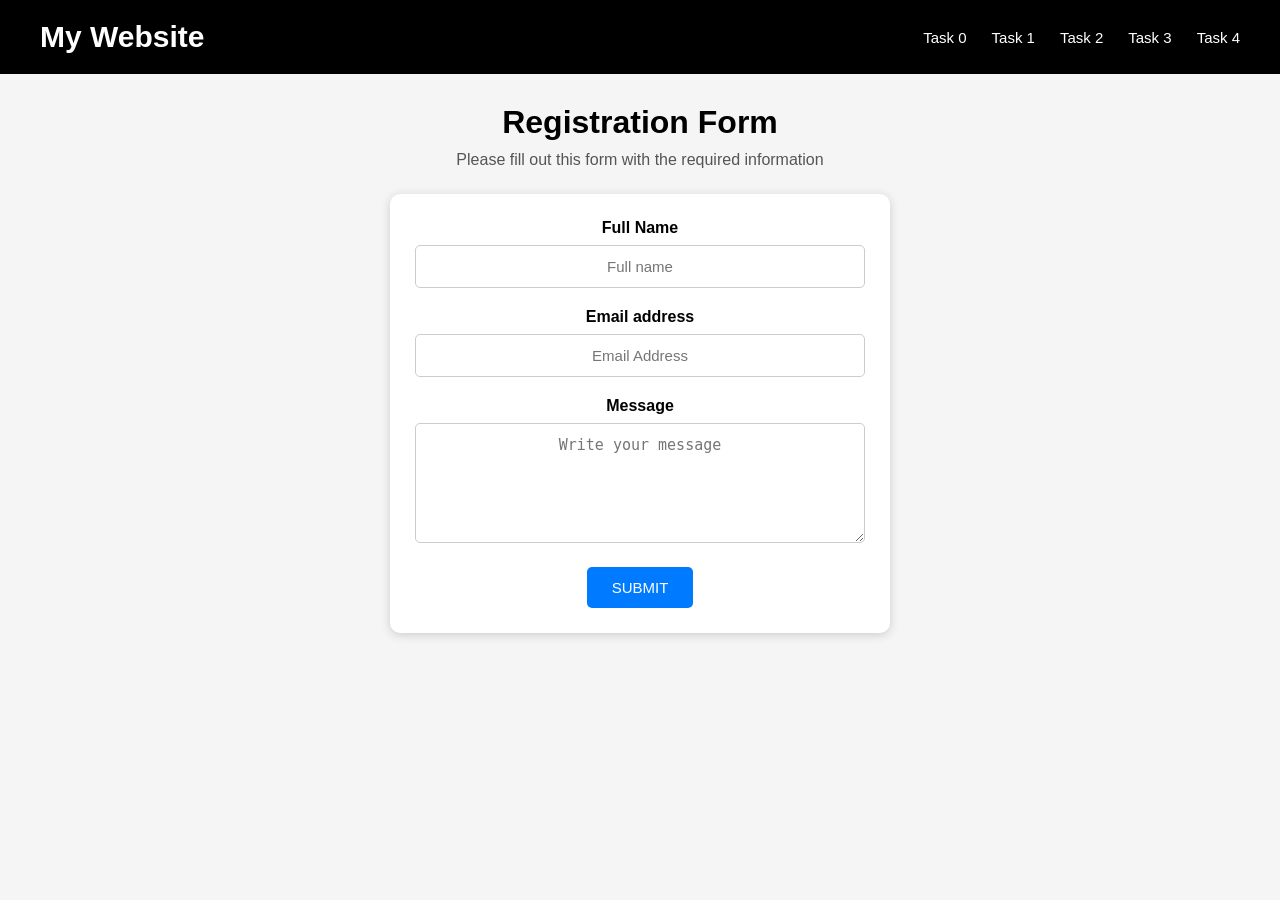
<file: task0.html>
<!DOCTYPE html>
<html>
<head>
    <meta charset="UTF-8">
    <meta name="viewport" content="width=device-width, initial-scale=1">
    <title>Simple Contact Form</title>
    <link rel="stylesheet" href="style.css">

</head>
<body>
    <header class="navbar">
        <div class="logo">My Website</div>

        <nav class="nav-links">
            <a href="task0.html">Task 0</a>
            <a href="task1.html">Task 1</a>
            <a href="task2.html">Task 2</a>
            <a href="task3.html">Task 3</a>
            <a href="task4.html">Task 4</a>
        </nav>
    </header>
    <main>
        <h1>Registration Form</h1>
        <p>Please fill out this form with the required information</p>

        <div class="reg-form">
            <form action="#">

            <div class="names">
                <label for="name" class="namesss">Full Name</label>
                <input type="text" id=name name="name" placeholder="Full name">
            </div>

            <div class="emails">
                <label for="email" class="emailsss">Email address</label>
                <input type="email" id="email" name="email" placeholder="Email Address">
            </div>

            <div class="texts">
                <label for="textarea" class="textsss">Message</label>
                <textarea id="message" name="message" placeholder="Write your message"></textarea>
            </div>

            <div class="buttons">
                <button type="submit">SUBMIT</button>
            </div>
        </form>
        </div>
    </main>

</body>
</html>
</file>
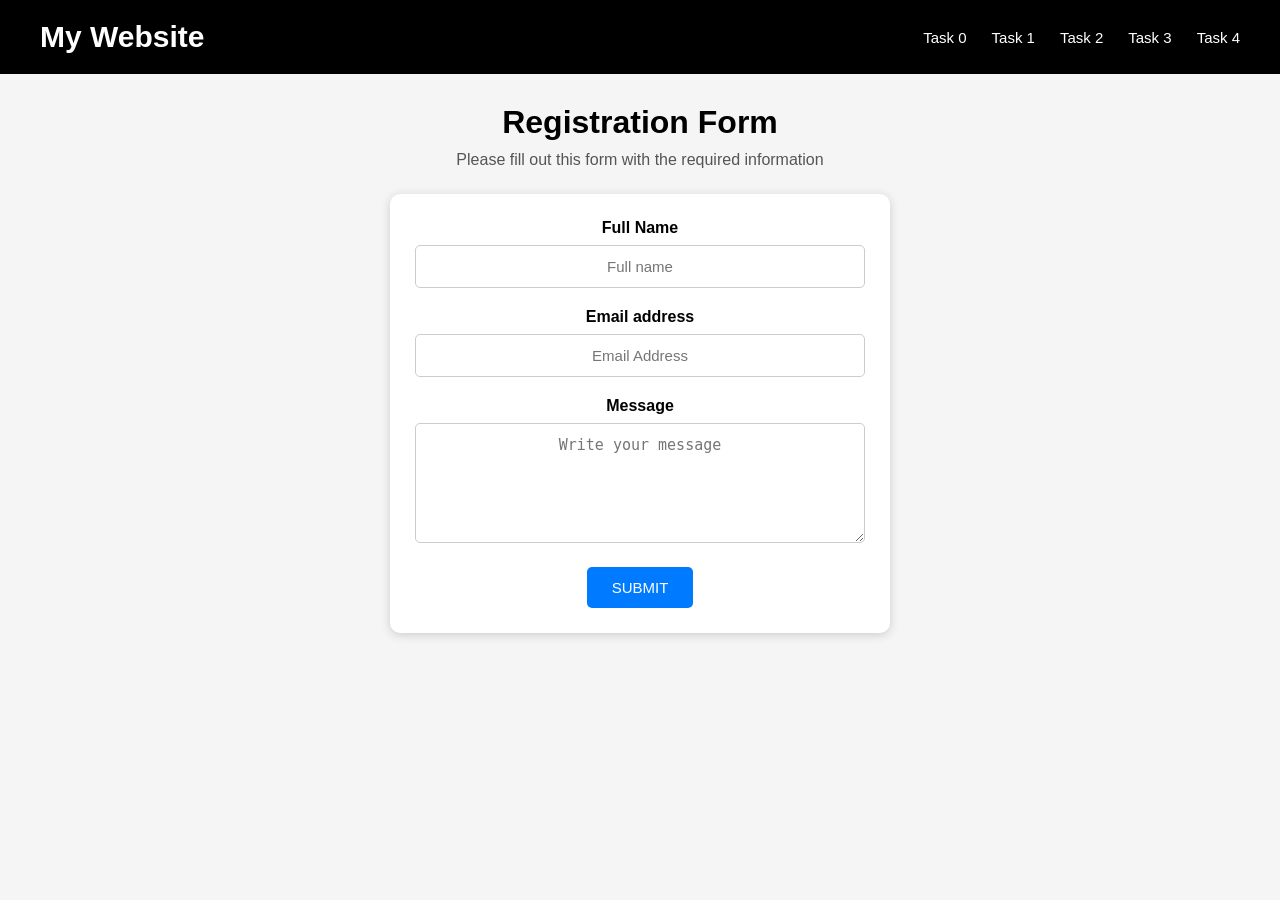
<file: task1.html>
<!DOCTYPE html>
<html>
<head>
    <meta charset="UTF-8">
    <meta name="viewport" content="width=device-width, initial-scale=1">
    <title>Simple Contact Form</title>
    <link rel="stylesheet" href="style.css">

</head>
<body>
    <header class="navbar">
        <div class="logo">My Website</div>

        <nav class="nav-links">
            <a href="task0.html">Task 0</a>
            <a href="task1.html">Task 1</a>
            <a href="task2.html">Task 2</a>
            <a href="task3.html">Task 3</a>
            <a href="task4.html">Task 4</a>
        </nav>
    </header>
    <main>
        <h1>Registration Form</h1>
        <p>Please fill out this form with the required information</p>

        <div class="reg-form">
            <form action="#">

            <div class="names">
                <label for="name" class="namesss">Full Name</label>
                <input type="text" id=name name="name" placeholder="Full name" required minlength="8">
            </div>

            <div class="emails">
                <label for="email" class="emailsss">Email address</label>
                <input type="email" id="email" name="email" placeholder="Email Address" required maxlength="15" >
            </div>

            <div class="texts">
                <label for="textarea" class="textsss">Message</label>
                <textarea id="message" name="message" placeholder="Write your message" required></textarea>
            </div>

            <div class="buttons">
                <button type="submit">SUBMIT</button>
            </div>
        </form>
        </div>
    </main>

</body>
</html>
</file>
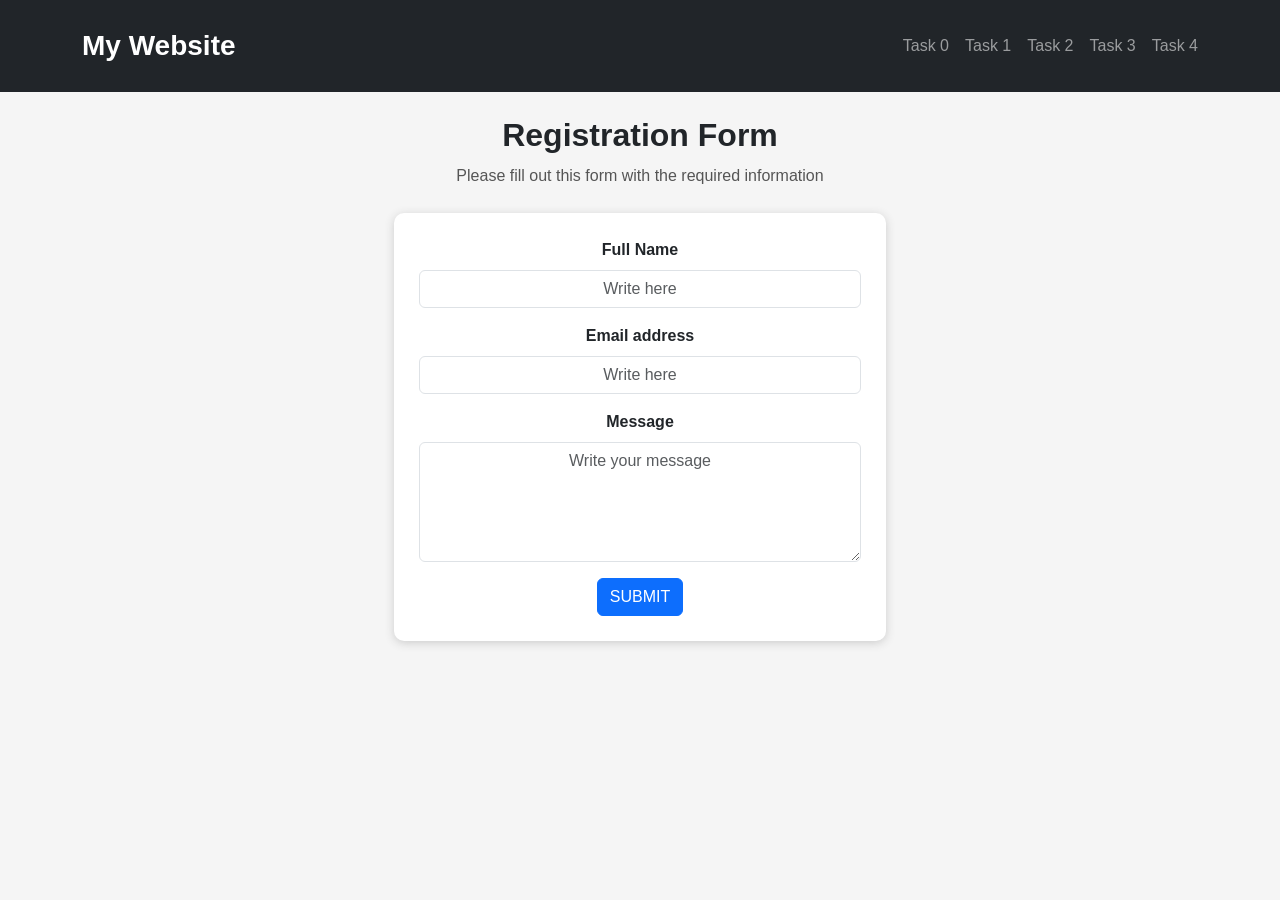
<file: task2.html>
<!DOCTYPE html>
<html>

<head>
    <meta charset="UTF-8">
    <meta name="viewport" content="width=device-width, initial-scale=1">
    <title>Contact Form</title>
    <link href="https://cdn.jsdelivr.net/npm/bootstrap@5.3.3/dist/css/bootstrap.min.css" rel="stylesheet">
    <link rel="stylesheet" href="style.css">

</head>

<body>
    <nav class="navbar bg-dark navbar-dark">
        <div class="container">
            <a href="task2.html" class="navbar-brand fs-3 fw-bold">My Website</a>

            <ul class="navbar-nav flex-row gap-3">
                <li class="nav-item">
                    <a href="task0.html" class="nav-link">Task 0</a>
                </li>
                <li class="nav-item">
                    <a href="task1.html" class="nav-link">Task 1</a>
                </li>
                <li class="nav-item">
                    <a href="task2.html" class="nav-link">Task 2</a>
                </li>
                <li class="nav-item">
                    <a href="task3.html" class="nav-link">Task 3</a>
                </li>
                <li class="nav-item">
                    <a href="task4.html" class="nav-link">Task 4</a>
                </li>
            </ul>
        </div>
    </nav>

    <main>
        <h1 class="mt-4 fw-bold">Registration Form</h1>
        <p>Please fill out this form with the required information</p>

        <div class="container mt-4">
            <div class="row justify-content-center">
                <div class="col-12 col-md-8 col-lg-6">

                    <div class="reg-form">
                        <form action="#">

                            <div class="mb-3">
                                <label for="name" class="form-label fw-bold">Full Name</label>
                                <input type="text" id="name" class="form-control" name="name" placeholder="Write here">
                            </div>

                            <div class="mb-3">
                                <label for="email" class="form-label fw-bold">Email address</label>
                                <input type="email" id="email" class="form-control" name="email"
                                    placeholder="Write here" >
                            </div>

                            <div class="mb-3">
                                <label for="message" class="form-label fw-bold">Message</label>
                                <textarea id="message" class="form-control" name="message"
                                    placeholder="Write your message"></textarea>
                            </div>

                            <div class="buttons">
                                <button type="submit" class="btn btn-primary">SUBMIT</button>
                            </div>
                        </form>
                    </div>
                </div>
            </div>
        </div>
    </main>

</body>

</html>
</file>
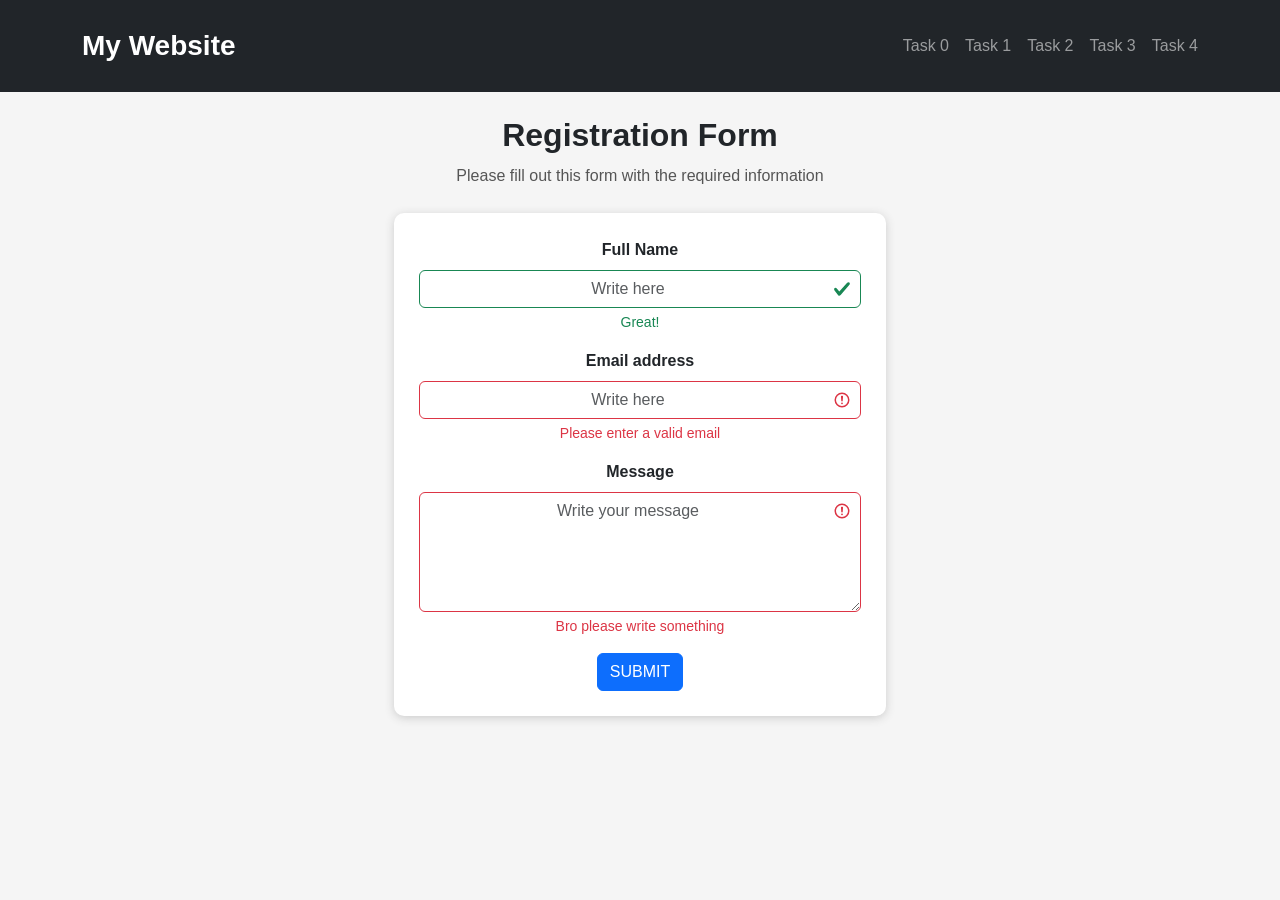
<file: task3.html>
<!DOCTYPE html>
<html>

<head>
    <meta charset="UTF-8">
    <meta name="viewport" content="width=device-width, initial-scale=1">
    <title>Contact Form</title>
    <link href="https://cdn.jsdelivr.net/npm/bootstrap@5.3.3/dist/css/bootstrap.min.css" rel="stylesheet">
    <link rel="stylesheet" href="style.css">

</head>

<body>
    <nav class="navbar bg-dark navbar-dark">
        <div class="container">
            <a href="task2.html" class="navbar-brand fs-3 fw-bold">My Website</a>

            <ul class="navbar-nav flex-row gap-3">
                <li class="nav-item">
                    <a href="task0.html" class="nav-link">Task 0</a>
                </li>
                <li class="nav-item">
                    <a href="task1.html" class="nav-link">Task 1</a>
                </li>
                <li class="nav-item">
                    <a href="task2.html" class="nav-link">Task 2</a>
                </li>
                <li class="nav-item">
                    <a href="task3.html" class="nav-link">Task 3</a>
                </li>
                <li class="nav-item">
                    <a href="task4.html" class="nav-link">Task 4</a>
                </li>
            </ul>
        </div>
    </nav>

    <main>
        <h1 class="mt-4 fw-bold">Registration Form</h1>
        <p>Please fill out this form with the required information</p>

        <div class="container mt-4">
            <div class="row justify-content-center">
                <div class="col-12 col-md-8 col-lg-6">

                    <div class="reg-form">
                        <form action="#">

                            <div class="mb-3">
                                <label for="name" class="form-label fw-bold">Full Name</label>
                                <input type="text" id="name" class="form-control is-valid" name="name" placeholder="Write here" required minlength="8">
                                <div class="valid-feedback">
                                    Great!
                                </div>
                            </div>

                            <div class="mb-3">
                                <label for="email" class="form-label fw-bold">Email address</label>
                                <input type="email" id="email" class="form-control is-invalid" name="email"
                                    placeholder="Write here" required maxlength="15">
                                    <div class="invalid-feedback">
                                        Please enter a valid email
                                    </div>
                            </div>

                            <div class="mb-3">
                                <label for="message" class="form-label fw-bold">Message</label>
                                <textarea id="message" class="form-control is-invalid" name="message"
                                    placeholder="Write your message" required></textarea>

                                    <div class="invalid-feedback">
                                        Bro please write something
                                    </div>
                            </div>

                            <div class="buttons">
                                <button type="submit" class="btn btn-primary">SUBMIT</button>
                            </div>
                        </form>
                    </div>
                </div>
            </div>
        </div>
    </main>

</body>

</html>
</file>
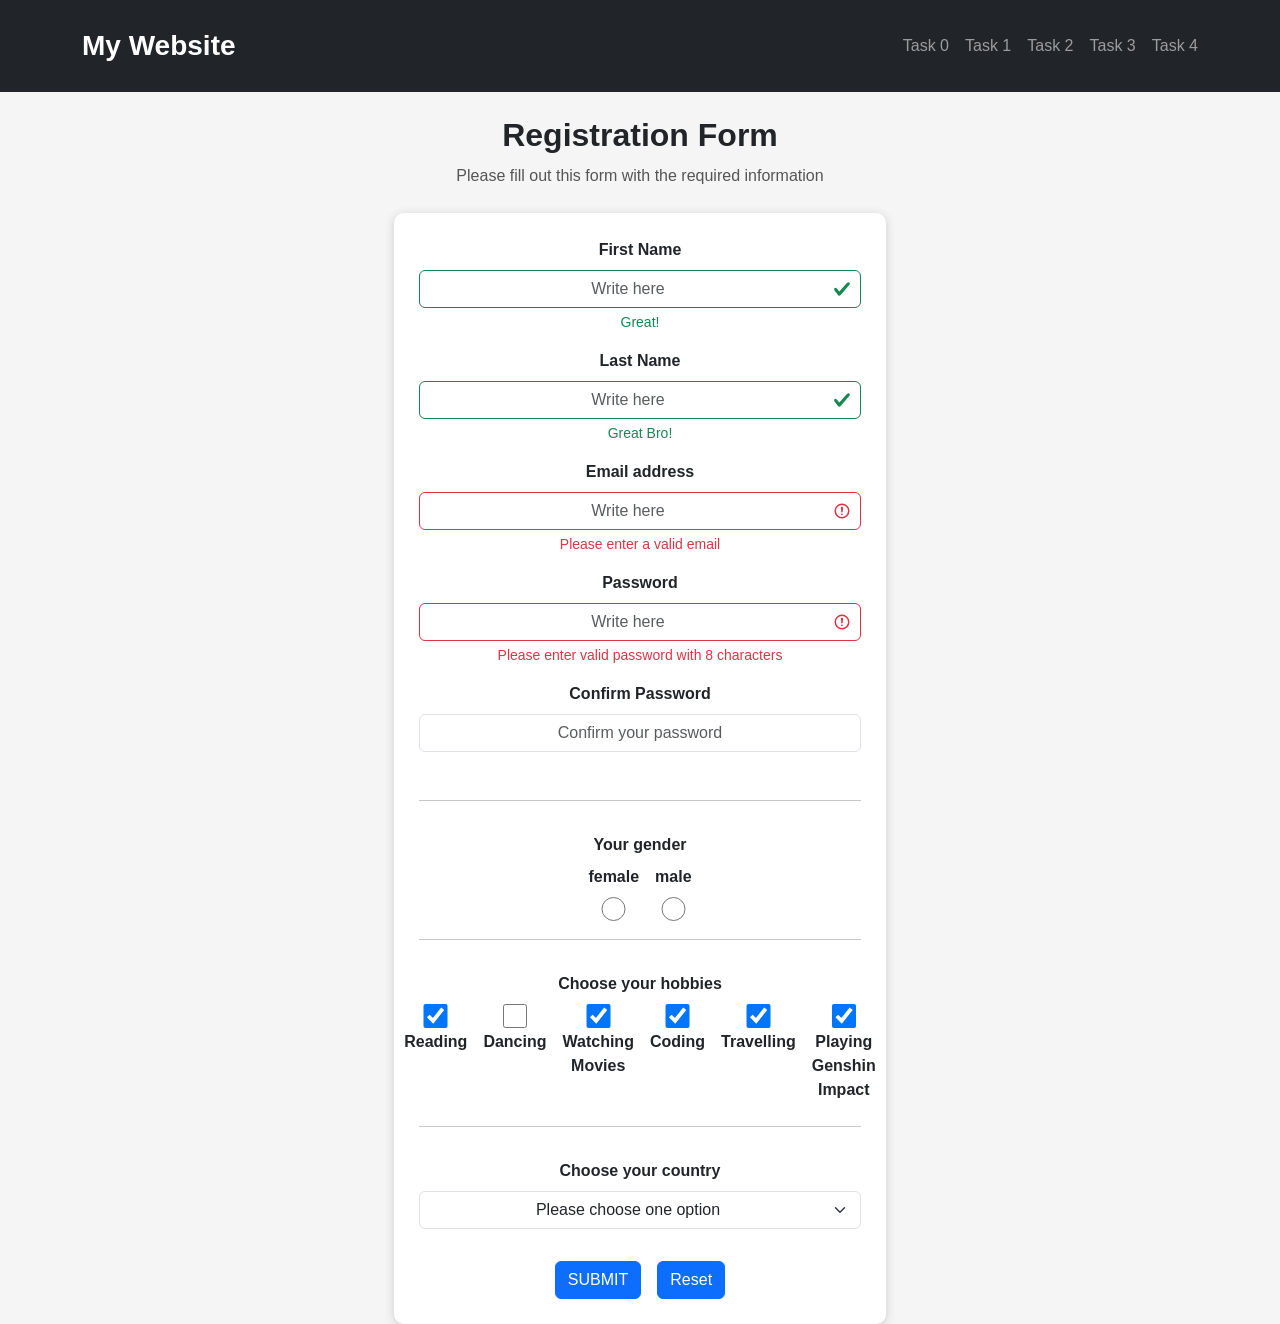
<file: task4.html>
<!DOCTYPE html>
<html>

<head>
    <meta charset="UTF-8">
    <meta name="viewport" content="width=device-width, initial-scale=1">
    <title>Advanced Form Project</title>
    <link href="https://cdn.jsdelivr.net/npm/bootstrap@5.3.3/dist/css/bootstrap.min.css" rel="stylesheet">
    <link rel="stylesheet" href="style.css">

</head>

<body>
    <nav class="navbar bg-dark navbar-dark">
        <div class="container">
            <a href="task2.html" class="navbar-brand fs-3 fw-bold">My Website</a>

            <ul class="navbar-nav flex-row gap-3">
                <li class="nav-item">
                    <a href="task0.html" class="nav-link">Task 0</a>
                </li>
                <li class="nav-item">
                    <a href="task1.html" class="nav-link">Task 1</a>
                </li>
                <li class="nav-item">
                    <a href="task2.html" class="nav-link">Task 2</a>
                </li>
                <li class="nav-item">
                    <a href="task3.html" class="nav-link">Task 3</a>
                </li>
                <li class="nav-item">
                    <a href="task4.html" class="nav-link">Task 4</a>
                </li>
            </ul>
        </div>
    </nav>

    <main>
        <h1 class="mt-4 fw-bold">Registration Form</h1>
        <p>Please fill out this form with the required information</p>

        <div class="container mt-4">
            <div class="row justify-content-center">
                <div class="col-12 col-md-8 col-lg-6">

                    <div class="reg-form">
                        <form action="#">

                            <div class="mb-3">
                                <label for="fstname" class="form-label fw-bold">First Name</label>
                                <input type="text" id="fstname" class="form-control is-valid" name="name"
                                    placeholder="Write here" required minlength="5">
                                <div class="valid-feedback">
                                    Great!
                                </div>
                            </div>

                            <div class="mb-3">
                                <label for="ltname" class="form-label fw-bold">Last Name</label>
                                <input type="text" id="ltname" class="form-control is-valid" name="lastname"
                                    placeholder="Write here" required minlength="5">
                                <div class="valid-feedback">
                                    Great Bro!
                                </div>
                            </div>

                            <div class="mb-3">
                                <label for="email" class="form-label fw-bold">Email address</label>
                                <input type="email" id="email" class="form-control is-invalid" name="email"
                                    placeholder="Write here" required maxlength="15">
                                <div class="invalid-feedback">
                                    Please enter a valid email
                                </div>
                            </div>

                            <div class="mb-3">
                                <label for="password" class="form-label fw-bold">Password</label>
                                <input type="password" id="password" class="form-control is-invalid" name="password"
                                    placeholder="Write here" required minlength="8">
                                <div class="invalid-feedback">
                                    Please enter valid password with 8 characters
                                </div>
                            </div>

                            <div class="mb-5">
                                <label for="confirmPassword" class="form-label fw-bold">Confirm Password</label>
                                <input type="password" id="confirmPassword" class="form-control" name="confirmPassword"
                                    placeholder="Confirm your password" required minlength="8">
                            </div>



                            <hr>



                            <div class="pt-3 mb-3">
                                <label class="form-label fw-bold">Your gender</label>

                                <div class="d-flex justify-content-center gap-3">
                                    <div>
                                        <label for="female">female</label>
                                        <input type="radio" id="female" class="form-check" name="gender" value="female"
                                            required>
                                    </div>

                                    <div>
                                        <label for="male">male</label>
                                        <input type="radio" id="male" class="form-check" name="gender" value="male"
                                            required>
                                    </div>
                                </div>

                            </div>


                            <hr>


                            <div class="pt-3 mb-2">
                                <label class="form label fw-bold">Choose your hobbies</label>

                                <div class="d-flex justify-content-center gap-3">
                                    <div>
                                        <input type="checkbox" id="reading" class="form-check" name="hobbies" checked />
                                        <label for="reading">Reading</label>
                                    </div>

                                    <div>
                                        <input type="checkbox" id="dancing" class="form-check" name="hobbies" />
                                        <label for="dancing">Dancing</label>
                                    </div>

                                    <div>
                                        <input type="checkbox" id="watchingm" class="form-check" name="hobbies"
                                            checked />
                                        <label for="watchingm">Watching Movies</label>
                                    </div>

                                    <div>
                                        <input type="checkbox" id="coding" class="form-check" name="hobbies" checked />
                                        <label for="coding">Coding</label>
                                    </div>

                                    <div>
                                        <input type="checkbox" id="travelling" class="form-check" name="hobbies"
                                            checked />
                                        <label for="travelling">Travelling</label>
                                    </div>

                                    <div>
                                        <input type="checkbox" id="playinggsh" class="form-check" name="hobbies"
                                            checked />
                                        <label for="playinggsh">Playing Genshin Impact</label>
                                    </div>
                                </div>
                            </div>


                            <hr>


                            <div class="pt-3 mb-3">
                                <label class="form label fw-bold">Choose your country</label>

                                <select name="countries" id="country" class="form-select" required>
                                    <option value="">Please choose one option</option>
                                    <option value="kazakhstan">Kazakhstan</option>
                                    <option value="united States">United States</option>
                                    <option value="united Kingdom">United Kingdom</option>
                                    <option value="italy">Italy</option>
                                    <option value="japan">Japan</option>
                                    <option value="china">China</option>
                                    <option value="spain">Spain</option>
                                </select>
                            </div>


                            <div class="pt-3">
                                <div class="d-flex justify-content-center gap-3">
                                    <div class="buttons">
                                        <button type="submit" class="btn btn-primary">SUBMIT</button>
                                    </div>
                                    <div class="reset">
                                        <button type="reset" class="btn btn-primary">Reset</button>
                                    </div>
                                </div>
                            </div>
                        </form>
                    </div>
                </div>
            </div>
        </div>
    </main>

</body>

</html>
</file>
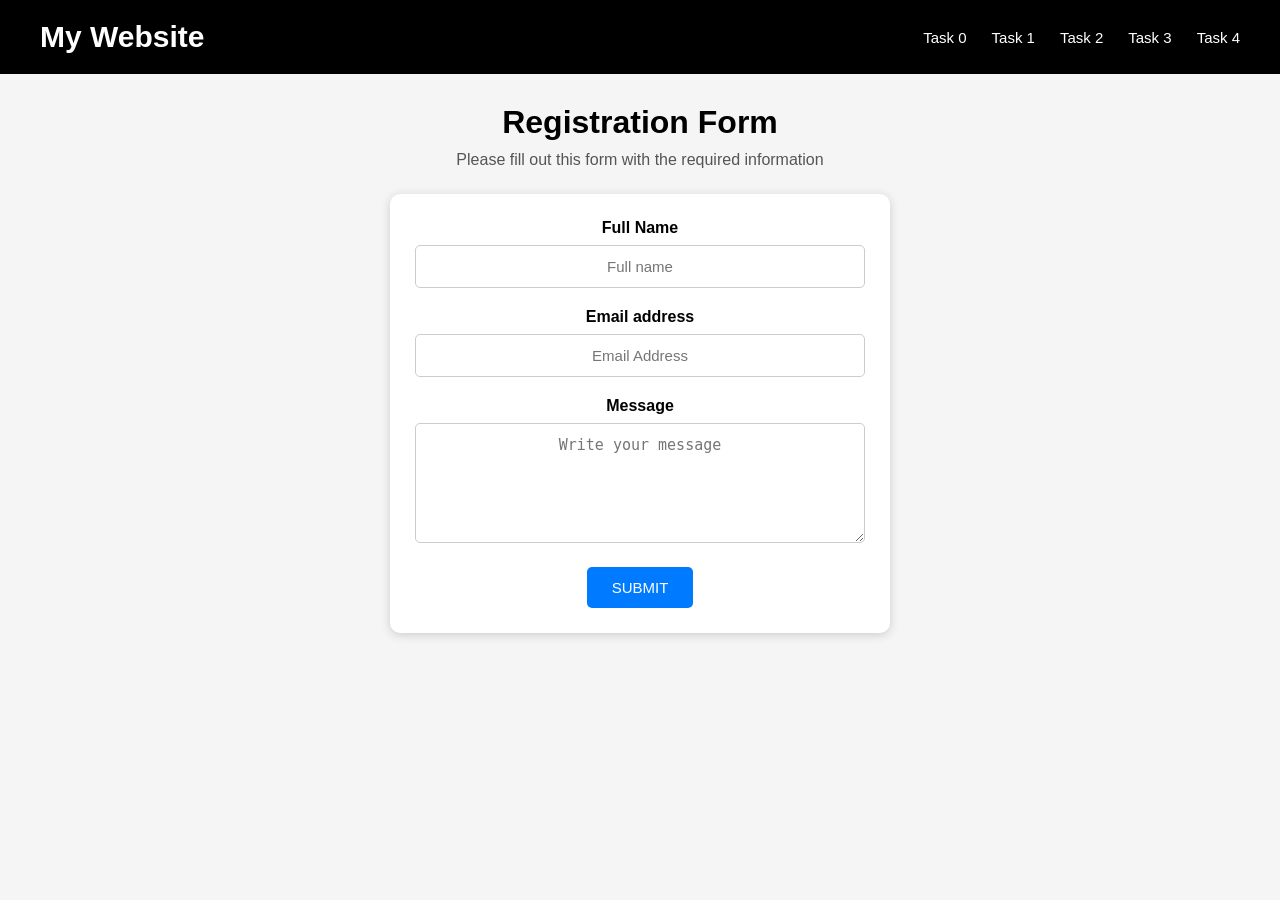
<file: assignment4_web/task0.html>
<!DOCTYPE html>
<html>
<head>
    <meta charset="UTF-8">
    <meta name="viewport" content="width=device-width, initial-scale=1">
    <title>Simple Contact Form</title>
    <link rel="stylesheet" href="style.css">

</head>
<body>
    <header class="navbar">
        <div class="logo">My Website</div>

        <nav class="nav-links">
            <a href="task0.html">Task 0</a>
            <a href="task1.html">Task 1</a>
            <a href="task2.html">Task 2</a>
            <a href="task3.html">Task 3</a>
            <a href="task4.html">Task 4</a>
        </nav>
    </header>
    <main>
        <h1>Registration Form</h1>
        <p>Please fill out this form with the required information</p>

        <div class="reg-form">
            <form action="#">

            <div class="names">
                <label for="name" class="namesss">Full Name</label>
                <input type="text" id=name name="name" placeholder="Full name">
            </div>

            <div class="emails">
                <label for="email" class="emailsss">Email address</label>
                <input type="email" id="email" name="email" placeholder="Email Address">
            </div>

            <div class="texts">
                <label for="textarea" class="textsss">Message</label>
                <textarea id="message" name="message" placeholder="Write your message"></textarea>
            </div>

            <div class="buttons">
                <button type="submit">SUBMIT</button>
            </div>
        </form>
        </div>
    </main>

</body>
</html>
</file>
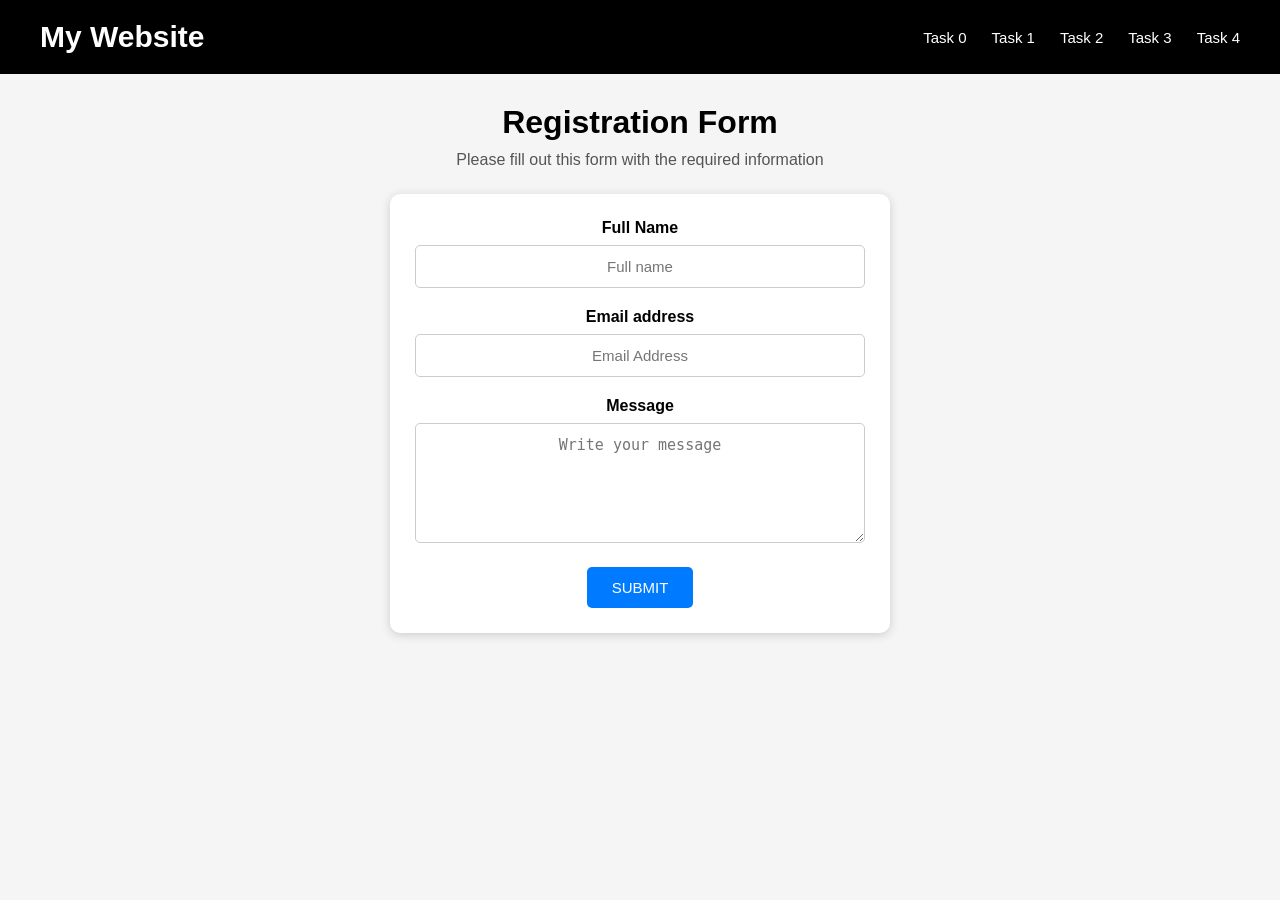
<file: assignment4_web/task1.html>
<!DOCTYPE html>
<html>
<head>
    <meta charset="UTF-8">
    <meta name="viewport" content="width=device-width, initial-scale=1">
    <title>Simple Contact Form</title>
    <link rel="stylesheet" href="style.css">

</head>
<body>
    <header class="navbar">
        <div class="logo">My Website</div>

        <nav class="nav-links">
            <a href="task0.html">Task 0</a>
            <a href="task1.html">Task 1</a>
            <a href="task2.html">Task 2</a>
            <a href="task3.html">Task 3</a>
            <a href="task4.html">Task 4</a>
        </nav>
    </header>
    <main>
        <h1>Registration Form</h1>
        <p>Please fill out this form with the required information</p>

        <div class="reg-form">
            <form action="#">

            <div class="names">
                <label for="name" class="namesss">Full Name</label>
                <input type="text" id=name name="name" placeholder="Full name" required minlength="8">
            </div>

            <div class="emails">
                <label for="email" class="emailsss">Email address</label>
                <input type="email" id="email" name="email" placeholder="Email Address" required maxlength="15" >
            </div>

            <div class="texts">
                <label for="textarea" class="textsss">Message</label>
                <textarea id="message" name="message" placeholder="Write your message" required></textarea>
            </div>

            <div class="buttons">
                <button type="submit">SUBMIT</button>
            </div>
        </form>
        </div>
    </main>

</body>
</html>
</file>
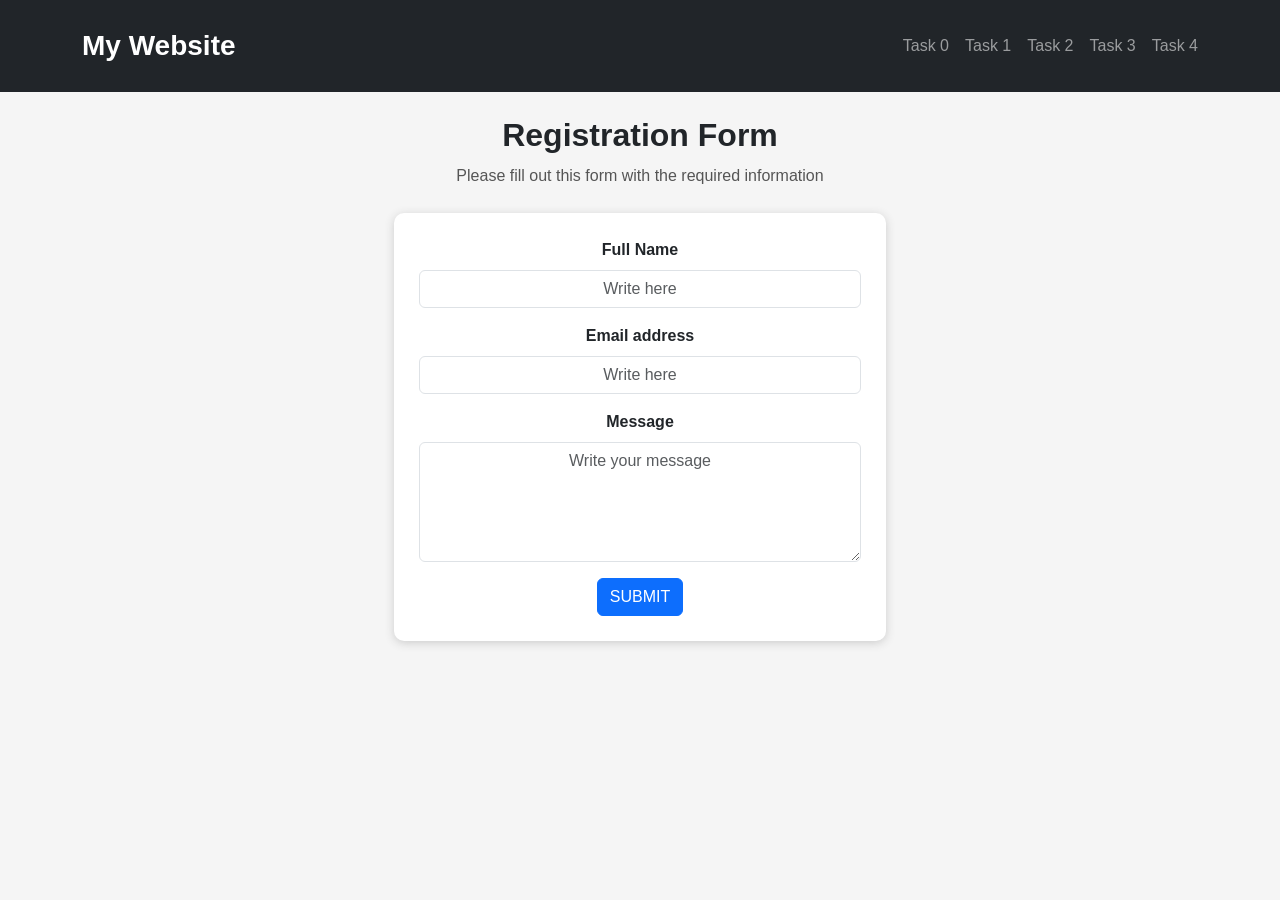
<file: assignment4_web/task2.html>
<!DOCTYPE html>
<html>

<head>
    <meta charset="UTF-8">
    <meta name="viewport" content="width=device-width, initial-scale=1">
    <title>Contact Form</title>
    <link href="https://cdn.jsdelivr.net/npm/bootstrap@5.3.3/dist/css/bootstrap.min.css" rel="stylesheet">
    <link rel="stylesheet" href="style.css">

</head>

<body>
    <nav class="navbar bg-dark navbar-dark">
        <div class="container">
            <a href="task2.html" class="navbar-brand fs-3 fw-bold">My Website</a>

            <ul class="navbar-nav flex-row gap-3">
                <li class="nav-item">
                    <a href="task0.html" class="nav-link">Task 0</a>
                </li>
                <li class="nav-item">
                    <a href="task1.html" class="nav-link">Task 1</a>
                </li>
                <li class="nav-item">
                    <a href="task2.html" class="nav-link">Task 2</a>
                </li>
                <li class="nav-item">
                    <a href="task3.html" class="nav-link">Task 3</a>
                </li>
                <li class="nav-item">
                    <a href="task4.html" class="nav-link">Task 4</a>
                </li>
            </ul>
        </div>
    </nav>

    <main>
        <h1 class="mt-4 fw-bold">Registration Form</h1>
        <p>Please fill out this form with the required information</p>

        <div class="container mt-4">
            <div class="row justify-content-center">
                <div class="col-12 col-md-8 col-lg-6">

                    <div class="reg-form">
                        <form action="#">

                            <div class="mb-3">
                                <label for="name" class="form-label fw-bold">Full Name</label>
                                <input type="text" id="name" class="form-control" name="name" placeholder="Write here">
                            </div>

                            <div class="mb-3">
                                <label for="email" class="form-label fw-bold">Email address</label>
                                <input type="email" id="email" class="form-control" name="email"
                                    placeholder="Write here" >
                            </div>

                            <div class="mb-3">
                                <label for="message" class="form-label fw-bold">Message</label>
                                <textarea id="message" class="form-control" name="message"
                                    placeholder="Write your message"></textarea>
                            </div>

                            <div class="buttons">
                                <button type="submit" class="btn btn-primary">SUBMIT</button>
                            </div>
                        </form>
                    </div>
                </div>
            </div>
        </div>
    </main>

</body>

</html>
</file>
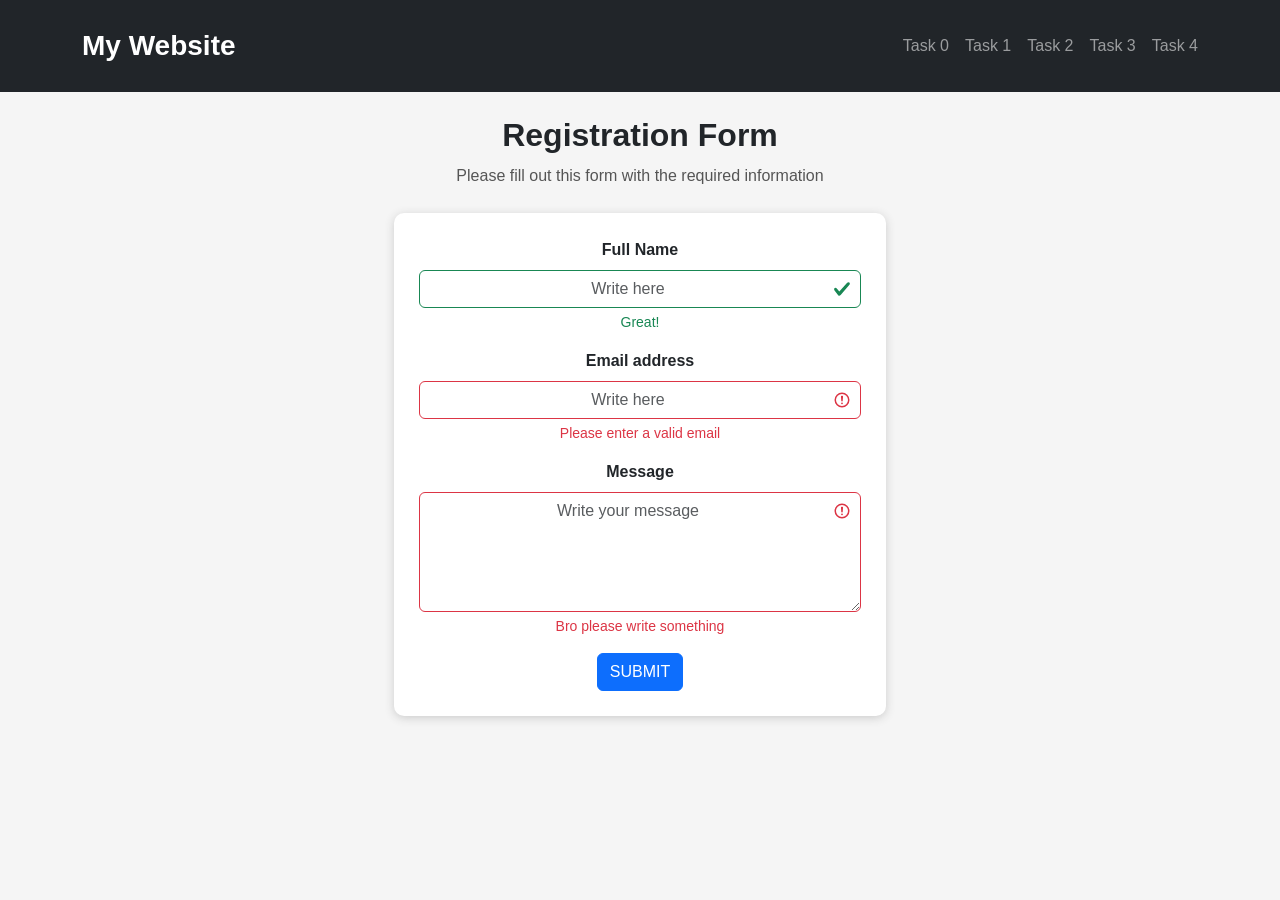
<file: assignment4_web/task3.html>
<!DOCTYPE html>
<html>

<head>
    <meta charset="UTF-8">
    <meta name="viewport" content="width=device-width, initial-scale=1">
    <title>Contact Form</title>
    <link href="https://cdn.jsdelivr.net/npm/bootstrap@5.3.3/dist/css/bootstrap.min.css" rel="stylesheet">
    <link rel="stylesheet" href="style.css">

</head>

<body>
    <nav class="navbar bg-dark navbar-dark">
        <div class="container">
            <a href="task2.html" class="navbar-brand fs-3 fw-bold">My Website</a>

            <ul class="navbar-nav flex-row gap-3">
                <li class="nav-item">
                    <a href="task0.html" class="nav-link">Task 0</a>
                </li>
                <li class="nav-item">
                    <a href="task1.html" class="nav-link">Task 1</a>
                </li>
                <li class="nav-item">
                    <a href="task2.html" class="nav-link">Task 2</a>
                </li>
                <li class="nav-item">
                    <a href="task3.html" class="nav-link">Task 3</a>
                </li>
                <li class="nav-item">
                    <a href="task4.html" class="nav-link">Task 4</a>
                </li>
            </ul>
        </div>
    </nav>

    <main>
        <h1 class="mt-4 fw-bold">Registration Form</h1>
        <p>Please fill out this form with the required information</p>

        <div class="container mt-4">
            <div class="row justify-content-center">
                <div class="col-12 col-md-8 col-lg-6">

                    <div class="reg-form">
                        <form action="#">

                            <div class="mb-3">
                                <label for="name" class="form-label fw-bold">Full Name</label>
                                <input type="text" id="name" class="form-control is-valid" name="name" placeholder="Write here" required minlength="8">
                                <div class="valid-feedback">
                                    Great!
                                </div>
                            </div>

                            <div class="mb-3">
                                <label for="email" class="form-label fw-bold">Email address</label>
                                <input type="email" id="email" class="form-control is-invalid" name="email"
                                    placeholder="Write here" required maxlength="15">
                                    <div class="invalid-feedback">
                                        Please enter a valid email
                                    </div>
                            </div>

                            <div class="mb-3">
                                <label for="message" class="form-label fw-bold">Message</label>
                                <textarea id="message" class="form-control is-invalid" name="message"
                                    placeholder="Write your message" required></textarea>

                                    <div class="invalid-feedback">
                                        Bro please write something
                                    </div>
                            </div>

                            <div class="buttons">
                                <button type="submit" class="btn btn-primary">SUBMIT</button>
                            </div>
                        </form>
                    </div>
                </div>
            </div>
        </div>
    </main>

</body>

</html>
</file>
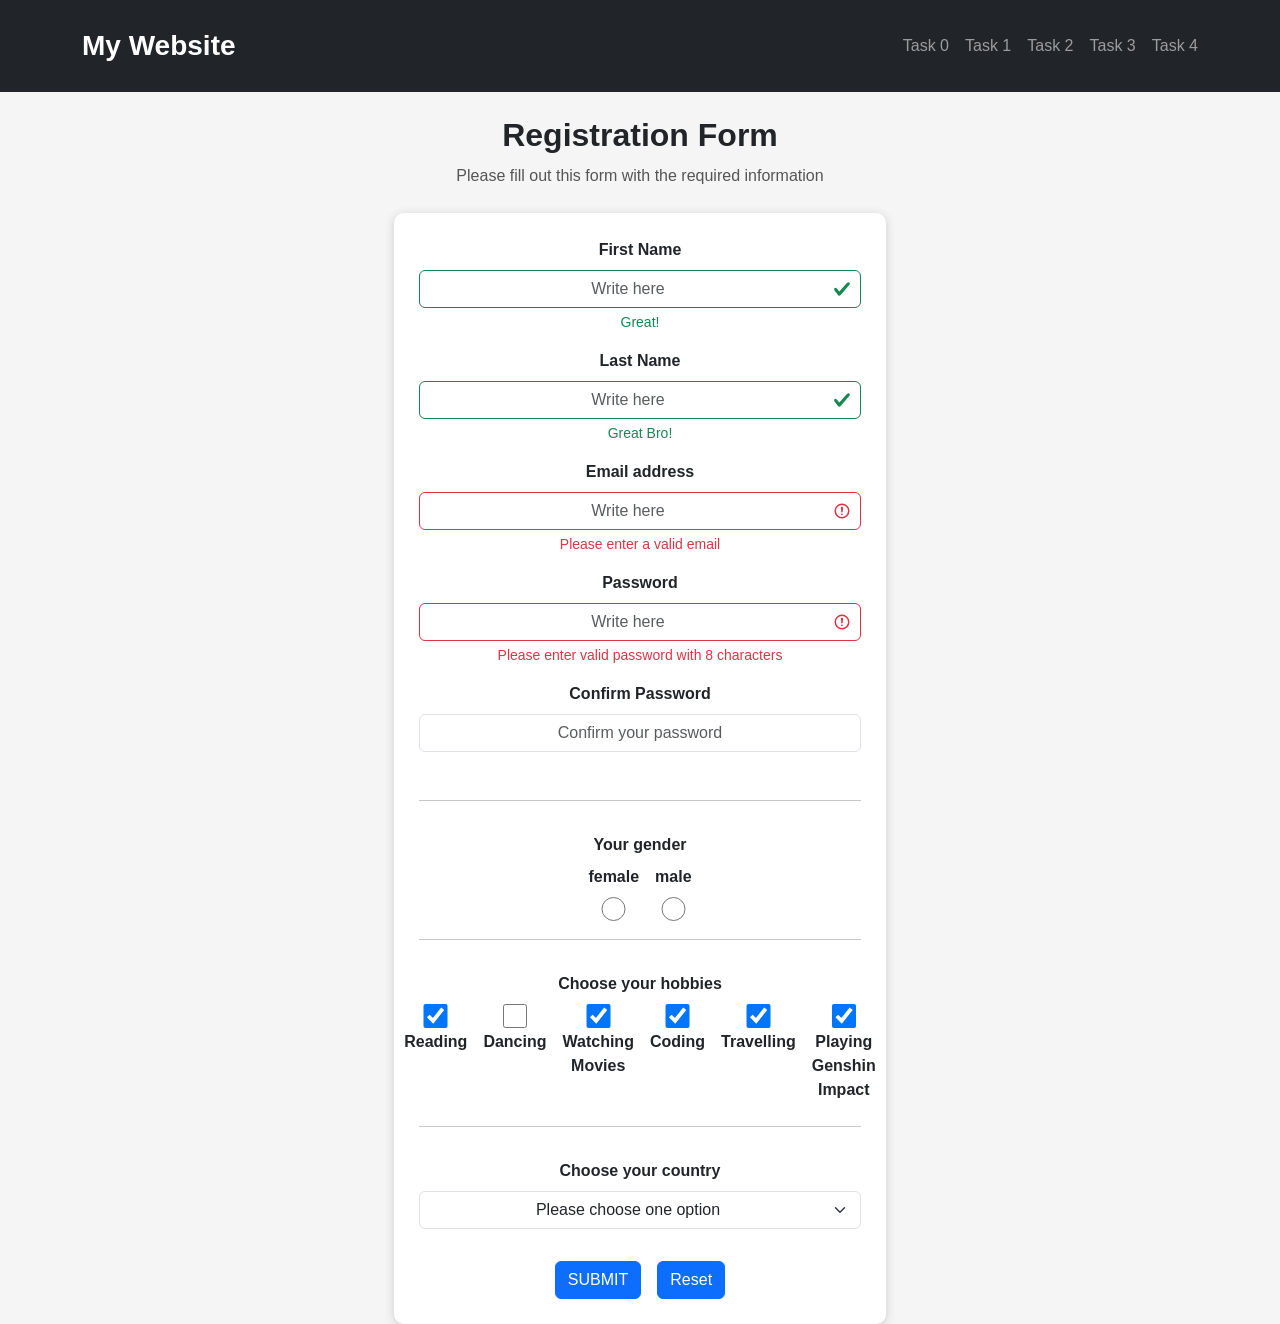
<file: assignment4_web/task4.html>
<!DOCTYPE html>
<html>

<head>
    <meta charset="UTF-8">
    <meta name="viewport" content="width=device-width, initial-scale=1">
    <title>Advanced Form Project</title>
    <link href="https://cdn.jsdelivr.net/npm/bootstrap@5.3.3/dist/css/bootstrap.min.css" rel="stylesheet">
    <link rel="stylesheet" href="style.css">

</head>

<body>
    <nav class="navbar bg-dark navbar-dark">
        <div class="container">
            <a href="task2.html" class="navbar-brand fs-3 fw-bold">My Website</a>

            <ul class="navbar-nav flex-row gap-3">
                <li class="nav-item">
                    <a href="task0.html" class="nav-link">Task 0</a>
                </li>
                <li class="nav-item">
                    <a href="task1.html" class="nav-link">Task 1</a>
                </li>
                <li class="nav-item">
                    <a href="task2.html" class="nav-link">Task 2</a>
                </li>
                <li class="nav-item">
                    <a href="task3.html" class="nav-link">Task 3</a>
                </li>
                <li class="nav-item">
                    <a href="task4.html" class="nav-link">Task 4</a>
                </li>
            </ul>
        </div>
    </nav>

    <main>
        <h1 class="mt-4 fw-bold">Registration Form</h1>
        <p>Please fill out this form with the required information</p>

        <div class="container mt-4">
            <div class="row justify-content-center">
                <div class="col-12 col-md-8 col-lg-6">

                    <div class="reg-form">
                        <form action="#">

                            <div class="mb-3">
                                <label for="fstname" class="form-label fw-bold">First Name</label>
                                <input type="text" id="fstname" class="form-control is-valid" name="name"
                                    placeholder="Write here" required minlength="5">
                                <div class="valid-feedback">
                                    Great!
                                </div>
                            </div>

                            <div class="mb-3">
                                <label for="ltname" class="form-label fw-bold">Last Name</label>
                                <input type="text" id="ltname" class="form-control is-valid" name="lastname"
                                    placeholder="Write here" required minlength="5">
                                <div class="valid-feedback">
                                    Great Bro!
                                </div>
                            </div>

                            <div class="mb-3">
                                <label for="email" class="form-label fw-bold">Email address</label>
                                <input type="email" id="email" class="form-control is-invalid" name="email"
                                    placeholder="Write here" required maxlength="15">
                                <div class="invalid-feedback">
                                    Please enter a valid email
                                </div>
                            </div>

                            <div class="mb-3">
                                <label for="password" class="form-label fw-bold">Password</label>
                                <input type="password" id="password" class="form-control is-invalid" name="password"
                                    placeholder="Write here" required minlength="8">
                                <div class="invalid-feedback">
                                    Please enter valid password with 8 characters
                                </div>
                            </div>

                            <div class="mb-5">
                                <label for="confirmPassword" class="form-label fw-bold">Confirm Password</label>
                                <input type="password" id="confirmPassword" class="form-control" name="confirmPassword"
                                    placeholder="Confirm your password" required minlength="8">
                            </div>



                            <hr>



                            <div class="pt-3 mb-3">
                                <label class="form-label fw-bold">Your gender</label>

                                <div class="d-flex justify-content-center gap-3">
                                    <div>
                                        <label for="female">female</label>
                                        <input type="radio" id="female" class="form-check" name="gender" value="female"
                                            required>
                                    </div>

                                    <div>
                                        <label for="male">male</label>
                                        <input type="radio" id="male" class="form-check" name="gender" value="male"
                                            required>
                                    </div>
                                </div>

                            </div>


                            <hr>


                            <div class="pt-3 mb-2">
                                <label class="form label fw-bold">Choose your hobbies</label>

                                <div class="d-flex justify-content-center gap-3">
                                    <div>
                                        <input type="checkbox" id="reading" class="form-check" name="hobbies" checked />
                                        <label for="reading">Reading</label>
                                    </div>

                                    <div>
                                        <input type="checkbox" id="dancing" class="form-check" name="hobbies" />
                                        <label for="dancing">Dancing</label>
                                    </div>

                                    <div>
                                        <input type="checkbox" id="watchingm" class="form-check" name="hobbies"
                                            checked />
                                        <label for="watchingm">Watching Movies</label>
                                    </div>

                                    <div>
                                        <input type="checkbox" id="coding" class="form-check" name="hobbies" checked />
                                        <label for="coding">Coding</label>
                                    </div>

                                    <div>
                                        <input type="checkbox" id="travelling" class="form-check" name="hobbies"
                                            checked />
                                        <label for="travelling">Travelling</label>
                                    </div>

                                    <div>
                                        <input type="checkbox" id="playinggsh" class="form-check" name="hobbies"
                                            checked />
                                        <label for="playinggsh">Playing Genshin Impact</label>
                                    </div>
                                </div>
                            </div>


                            <hr>


                            <div class="pt-3 mb-3">
                                <label class="form label fw-bold">Choose your country</label>

                                <select name="countries" id="country" class="form-select" required>
                                    <option value="">Please choose one option</option>
                                    <option value="kazakhstan">Kazakhstan</option>
                                    <option value="united States">United States</option>
                                    <option value="united Kingdom">United Kingdom</option>
                                    <option value="italy">Italy</option>
                                    <option value="japan">Japan</option>
                                    <option value="china">China</option>
                                    <option value="spain">Spain</option>
                                </select>
                            </div>


                            <div class="pt-3">
                                <div class="d-flex justify-content-center gap-3">
                                    <div class="buttons">
                                        <button type="submit" class="btn btn-primary">SUBMIT</button>
                                    </div>
                                    <div class="reset">
                                        <button type="reset" class="btn btn-primary">Reset</button>
                                    </div>
                                </div>
                            </div>
                        </form>
                    </div>
                </div>
            </div>
        </div>
    </main>

</body>

</html>
</file>
<file: style.css>
*{
    margin: 0;
    padding: 0;
    text-align: center;
    box-sizing: border-box;
}

.navbar{
    display: flex;
    justify-content:space-between;
    align-items: center;
    padding: 20px 40px;
    background-color: black;
}

.logo{
    color: white;
    font-size: 30px;
    font-weight: bold;
}

.nav-links{
    display: flex;
    gap: 25px;
}

.nav-links a{
    color: white;
    text-decoration: none;
    font-size: 15px;
}

.nav-links a:hover{
    color: pink;
    text-decoration: underline;
}

body{
    background-color: #f5f5f5;
    font-family: Arial, sans-serif;
}

h1{
    margin-top: 30px;
    font-size: 32px;
}

p{
    margin-top: 10px;
    margin-bottom: 25px;
    color: #555;
}

.reg-form{
    background-color: white;
    width: 90%;
    max-width: 500px;
    margin: 0 auto;
    padding: 25px;
    border-radius: 10px;
    box-shadow: 0 2px 10px #cccccc;
}

.names,
.emails,
.texts{
    margin-bottom: 20px;
}

label{
    display: block;
    font-weight: bold;
    margin-bottom: 8px;
}

input,
textarea{
    width: 100%;
    padding: 12px;
    border: 1px solid #cccccc;
    border-radius: 5px;
    font-size: 15px;
}

textarea{
    height: 120px;
    resize: vertical;
}

input:focus,
textarea:focus{
    outline: none;
    border-color: #007bff;
}

button{
    background-color: #007bff;
    color: white;
    padding: 12px 25px;
    border: none;
    border-radius: 5px;
    cursor: pointer;
    font-size: 15px;
}

button:hover{
    background-color: #0056b3;
}
</file>
<file: assignment4_web/style.css>
*{
    margin: 0;
    padding: 0;
    text-align: center;
    box-sizing: border-box;
}

.navbar{
    display: flex;
    justify-content:space-between;
    align-items: center;
    padding: 20px 40px;
    background-color: black;
}

.logo{
    color: white;
    font-size: 30px;
    font-weight: bold;
}

.nav-links{
    display: flex;
    gap: 25px;
}

.nav-links a{
    color: white;
    text-decoration: none;
    font-size: 15px;
}

.nav-links a:hover{
    color: pink;
    text-decoration: underline;
}

body{
    background-color: #f5f5f5;
    font-family: Arial, sans-serif;
}

h1{
    margin-top: 30px;
    font-size: 32px;
}

p{
    margin-top: 10px;
    margin-bottom: 25px;
    color: #555;
}

.reg-form{
    background-color: white;
    width: 90%;
    max-width: 500px;
    margin: 0 auto;
    padding: 25px;
    border-radius: 10px;
    box-shadow: 0 2px 10px #cccccc;
}

.names,
.emails,
.texts{
    margin-bottom: 20px;
}

label{
    display: block;
    font-weight: bold;
    margin-bottom: 8px;
}

input,
textarea{
    width: 100%;
    padding: 12px;
    border: 1px solid #cccccc;
    border-radius: 5px;
    font-size: 15px;
}

textarea{
    height: 120px;
    resize: vertical;
}

input:focus,
textarea:focus{
    outline: none;
    border-color: #007bff;
}

button{
    background-color: #007bff;
    color: white;
    padding: 12px 25px;
    border: none;
    border-radius: 5px;
    cursor: pointer;
    font-size: 15px;
}

button:hover{
    background-color: #0056b3;
}
</file>
